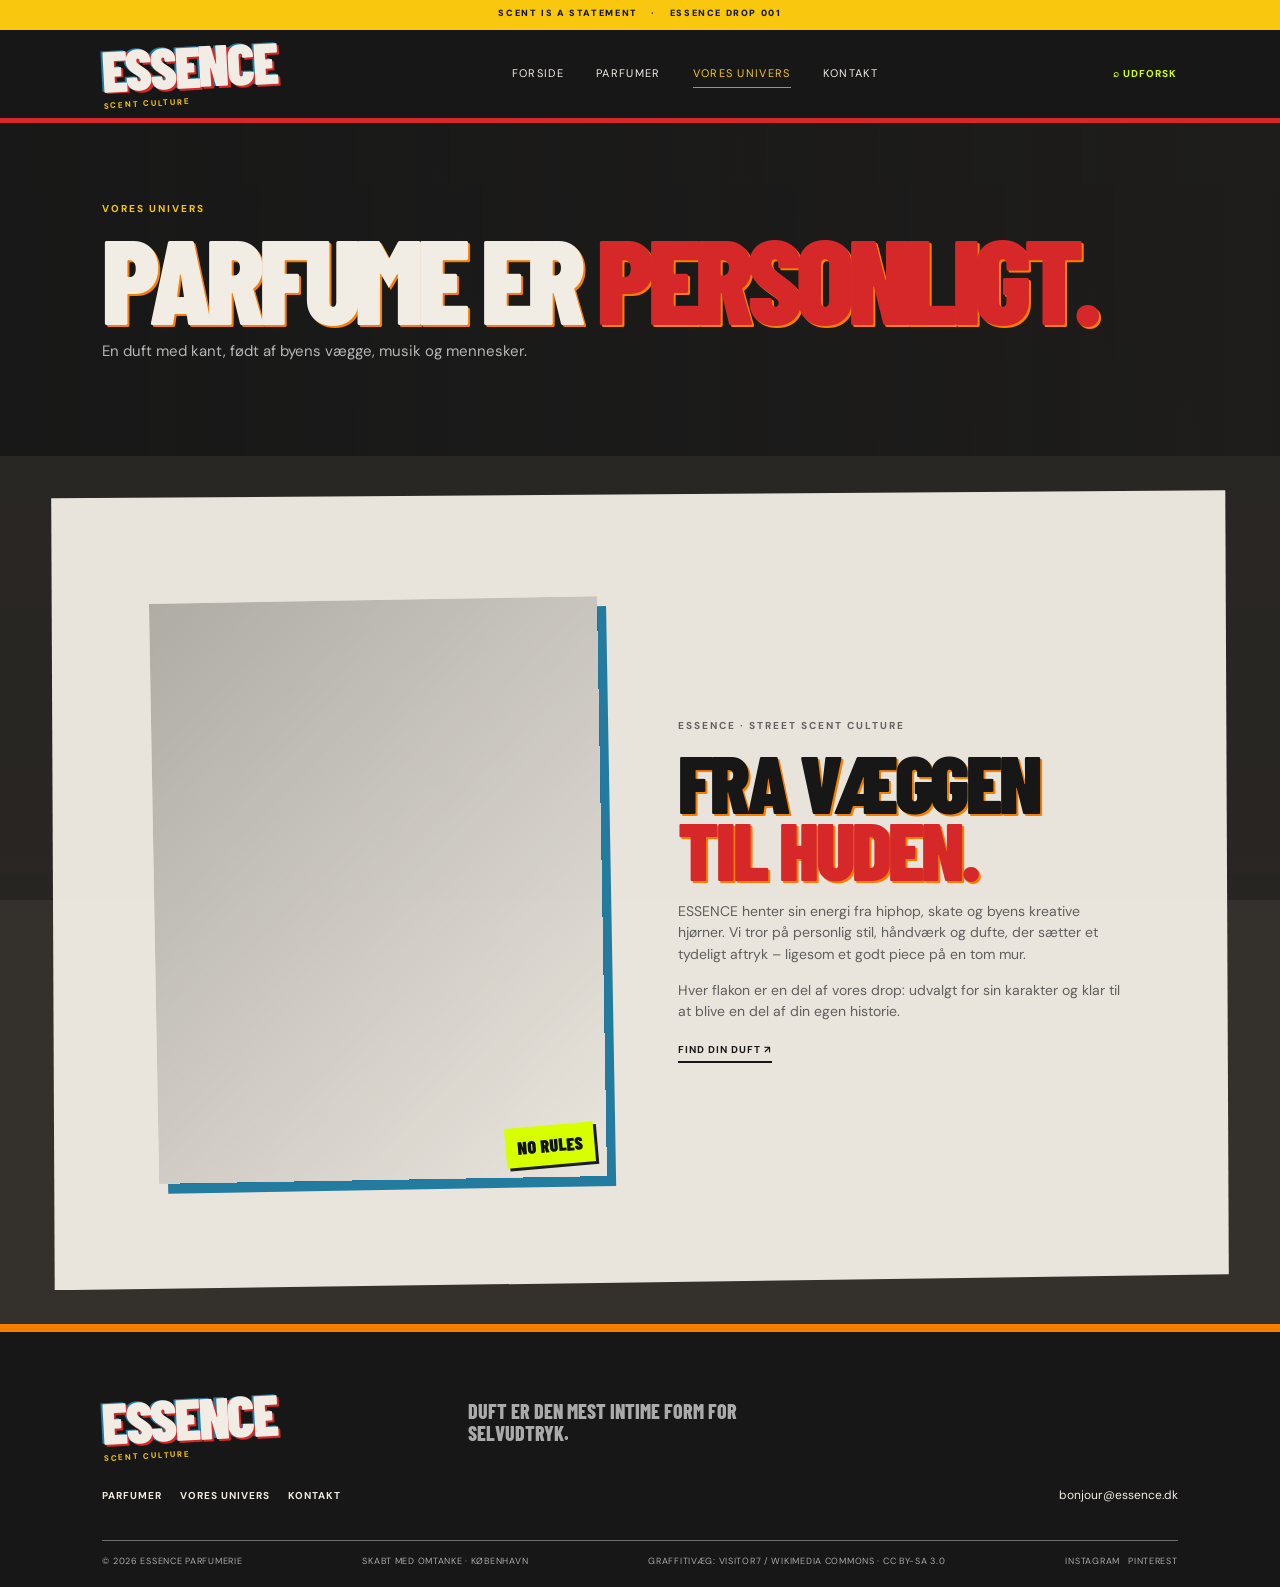
<file: about.html>
<!doctype html>
<html lang="da">
  <head>
    <meta charset="utf-8">
    <meta name="viewport" content="width=device-width, initial-scale=1">
    <meta name="description" content="Historien bag ESSENCE Parfumerie.">
    <title>
      Vores univers | ESSENCE
    </title>
    <link rel="preconnect" href="https://fonts.googleapis.com">
    <link rel="preconnect" href="https://fonts.gstatic.com" crossorigin>
    <link href="https://fonts.googleapis.com/css2?family=Barlow+Condensed:wght@500;600;700;800;900&family=DM+Sans:wght@400;500;600;700&display=swap" rel="stylesheet">
    <link rel="stylesheet" href="css/styles.css">
  </head>
  <body>
    <a class="skip-link" href="#main">
      Spring til indhold
    </a>
    <div class="announcement">
      SCENT IS A STATEMENT
      <span>
        ·
      </span>
      ESSENCE DROP 001
    </div>
    <header class="site-header">
      <a class="wordmark" href="index.html" aria-label="ESSENCE – forsiden">
        ESSENCE
        <span>
          SCENT CULTURE
        </span>
      </a>
      <nav class="main-nav" aria-label="Hovednavigation">
        <a href="index.html">
          Forside
        </a>
        <a href="products.html">
          Parfumer
        </a>
        <a class="current" aria-current="page" href="about.html">
          Vores univers
        </a>
        <a href="contact.html">
          Kontakt
        </a>
      </nav>
      <div class="header-actions">
        <a href="products.html">
          ⌕
          <span class="action-label">
            Udforsk
          </span>
        </a>
      </div>
    </header>
    <main id="main">
      <!-- Introduktion til ESSENCE. -->
      <section class="page-intro">
        <p class="eyebrow">
          VORES UNIVERS
        </p>
        <h1>
          Parfume er
          <em>
            personligt.
          </em>
        </h1>
        <p>
          En duft med kant, født af byens vægge, musik og mennesker.
        </p>
      </section>
      <!-- Brandfortælling. -->
      <section class="story section">
        <div class="story-image" role="img" aria-label="Parfumeflasker i blødt naturligt lys">
        </div>
        <div>
          <p class="eyebrow">
            ESSENCE · STREET SCENT CULTURE
          </p>
          <h2>
            Fra væggen
            <br>
            <em>
              til huden.
            </em>
          </h2>
          <p>
            ESSENCE henter sin energi fra hiphop, skate og byens kreative hjørner. Vi tror på personlig stil, håndværk og dufte, der sætter et tydeligt aftryk – ligesom et godt piece på en tom mur.
          </p>
          <p>
            Hver flakon er en del af vores drop: udvalgt for sin karakter og klar til at blive en del af din egen historie.
          </p>
          <a class="text-link" href="products.html">
            Find din duft ↗
          </a>
        </div>
      </section>
    </main>
    <footer class="site-footer">
      <div class="footer-top">
        <a class="wordmark" href="index.html">
          ESSENCE
          <span>
            SCENT CULTURE
          </span>
        </a>
        <p>
          Duft er den mest intime form for
          <br>
          selvudtryk.
        </p>
        <nav aria-label="Footer">
          <a href="products.html">
            Parfumer
          </a>
          <a href="about.html">
            Vores univers
          </a>
          <a href="contact.html">
            Kontakt
          </a>
        </nav>
        <a href="mailto:bonjour@essence.dk">
          bonjour@essence.dk
        </a>
      </div>
      <div class="footer-bottom">
        <span>
          © 2026 ESSENCE Parfumerie
        </span>
        <span>
          Skabt med omtanke · København
        </span>
        <span>
          Graffitivæg: Visitor7 / Wikimedia Commons ·
          <a href="https://creativecommons.org/licenses/by-sa/3.0/">
            CC BY-SA 3.0
          </a>
        </span>
        <span>
          Instagram&nbsp;&nbsp; Pinterest
        </span>
      </div>
    </footer>
  </body>
</html>
</file>
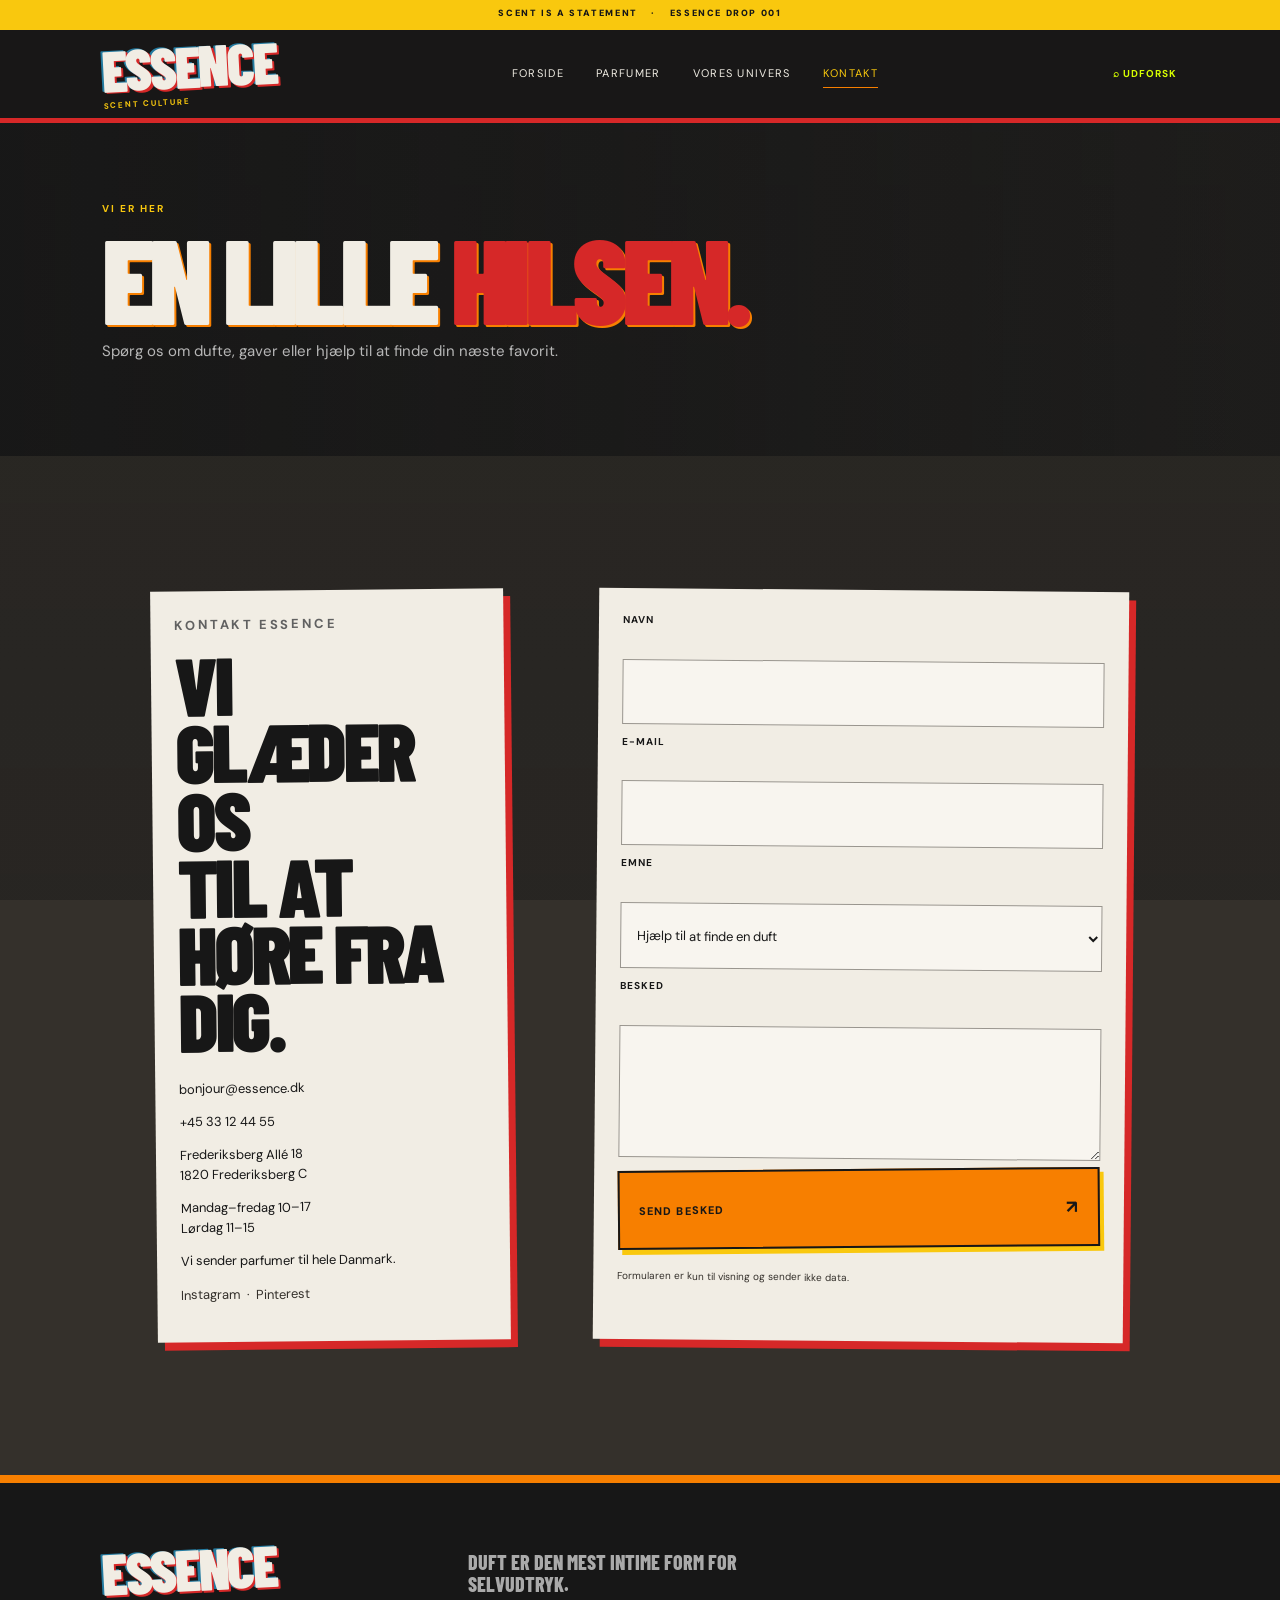
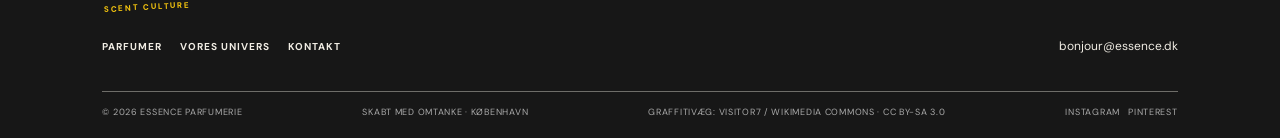
<file: contact.html>
<!doctype html>
<html lang="da">
  <head>
    <meta charset="utf-8">
    <meta name="viewport" content="width=device-width, initial-scale=1">
    <meta name="description" content="Kontakt ESSENCE Parfumerie.">
    <title>
      Kontakt | ESSENCE
    </title>
    <link rel="preconnect" href="https://fonts.googleapis.com">
    <link rel="preconnect" href="https://fonts.gstatic.com" crossorigin>
    <link href="https://fonts.googleapis.com/css2?family=Barlow+Condensed:wght@500;600;700;800;900&family=DM+Sans:wght@400;500;600;700&display=swap" rel="stylesheet">
    <link rel="stylesheet" href="css/styles.css">
  </head>
  <body>
    <a class="skip-link" href="#main">
      Spring til indhold
    </a>
    <div class="announcement">
      SCENT IS A STATEMENT
      <span>
        ·
      </span>
      ESSENCE DROP 001
    </div>
    <header class="site-header">
      <a class="wordmark" href="index.html" aria-label="ESSENCE – forsiden">
        ESSENCE
        <span>
          SCENT CULTURE
        </span>
      </a>
      <nav class="main-nav" aria-label="Hovednavigation">
        <a href="index.html">
          Forside
        </a>
        <a href="products.html">
          Parfumer
        </a>
        <a href="about.html">
          Vores univers
        </a>
        <a class="current" aria-current="page" href="contact.html">
          Kontakt
        </a>
      </nav>
      <div class="header-actions">
        <a href="products.html">
          ⌕
          <span class="action-label">
            Udforsk
          </span>
        </a>
      </div>
    </header>
    <main id="main">
      <!-- Kontaktintro. -->
      <section class="page-intro">
        <p class="eyebrow">
          VI ER HER
        </p>
        <h1>
          En lille
          <em>
            hilsen.
          </em>
        </h1>
        <p>
          Spørg os om dufte, gaver eller hjælp til at finde din næste favorit.
        </p>
      </section>
      <!-- Kontaktoplysninger og formular uden afsendelse. -->
      <section class="section contact-layout">
        <div class="contact-info">
          <p class="eyebrow">
            KONTAKT ESSENCE
          </p>
          <h2>
            Vi glæder os
            <br>
            til at høre fra dig.
          </h2>
          <p>
            <a href="mailto:bonjour@essence.dk">
              bonjour@essence.dk
            </a>
          </p>
          <p>
            <a href="tel:+4533124455">
              +45 33 12 44 55
            </a>
          </p>
          <p>
            Frederiksberg Allé 18
            <br>
            1820 Frederiksberg C
          </p>
          <p>
            Mandag–fredag 10–17
            <br>
            Lørdag 11–15
          </p>
          <p>
            Vi sender parfumer til hele Danmark.
          </p>
          <p class="fine-print">
            Instagram&nbsp; · &nbsp;Pinterest
          </p>
        </div>
        <form class="contact-form">
          <label for="name">
            Navn
          </label>
          <input id="name" name="name" autocomplete="name" required>
          <label for="email">
            E-mail
          </label>
          <input id="email" type="email" name="email" autocomplete="email" required>
          <label for="subject">
            Emne
          </label>
          <select id="subject" name="subject">
            <option>
              Hjælp til at finde en duft
            </option>
            <option>
              Spørgsmål til en ordre
            </option>
            <option>
              Gaveidé
            </option>
            <option>
              Andet
            </option>
          </select>
          <label for="message">
            Besked
          </label>
          <textarea id="message" name="message" rows="5" required>
          </textarea>
          <button class="button" type="button">
            Send besked
            <span>
              ↗
            </span>
          </button>
          <p class="fine-print">
            Formularen er kun til visning og sender ikke data.
          </p>
        </form>
      </section>
    </main>
    <footer class="site-footer">
      <div class="footer-top">
        <a class="wordmark" href="index.html">
          ESSENCE
          <span>
            SCENT CULTURE
          </span>
        </a>
        <p>
          Duft er den mest intime form for
          <br>
          selvudtryk.
        </p>
        <nav aria-label="Footer">
          <a href="products.html">
            Parfumer
          </a>
          <a href="about.html">
            Vores univers
          </a>
          <a href="contact.html">
            Kontakt
          </a>
        </nav>
        <a href="mailto:bonjour@essence.dk">
          bonjour@essence.dk
        </a>
      </div>
      <div class="footer-bottom">
        <span>
          © 2026 ESSENCE Parfumerie
        </span>
        <span>
          Skabt med omtanke · København
        </span>
        <span>
          Graffitivæg: Visitor7 / Wikimedia Commons ·
          <a href="https://creativecommons.org/licenses/by-sa/3.0/">
            CC BY-SA 3.0
          </a>
        </span>
        <span>
          Instagram&nbsp;&nbsp; Pinterest
        </span>
      </div>
    </footer>
  </body>
</html>
</file>
<file: css/styles.css>
/* ESSENCE / DROP 001 — urban fragrance culture */
:root {
  --black:#1c1c1c;
  --paper:#f1ede4;
  --lime:#a64232;
  --concrete:#99958e;
  --line:#393530;
  --gutter:6vw;
  --display:'Barlow Condensed','Arial Narrow',Impact,sans-serif;
  --body:'DM Sans',Arial,sans-serif
}
* {
  box-sizing:border-box
}
html {
  scroll-behavior:smooth
}
body {
  margin:0;
  background:var(--paper);
  color:var(--black);
  font:15px/1.55 var(--body);
  overflow-x:hidden
}
a {
  color:inherit;
  text-decoration:none
}
a:hover {
  color:var(--black)
}
:focus-visible {
  outline:3px solid #a64232;
  outline-offset:4px
}
.skip-link {
  position:absolute;
  left:-9999px
}
.skip-link:focus {
  left:1rem;
  top:1rem;
  background:var(--lime);
  padding:1rem;
  z-index:20
}
.announcement {
  height:30px;
  text-align:center;
  background:var(--lime);
  color:var(--black);
  font-size:9px;
  font-weight:700;
  letter-spacing:.18em;
  padding:7px;
  text-transform:uppercase
}
.announcement span {
  padding:0 10px
}
.site-header {
  min-height:80px;
  display:flex;
  align-items:center;
  justify-content:space-between;
  gap:20px;
  padding:12px var(--gutter);
  background:var(--black);
  color:var(--paper);
  border-bottom:1px solid #ffffff24
}
.wordmark {
  font:900 35px/.8 var(--display);
  letter-spacing:-.04em;
  color:var(--paper)
}
.wordmark span {
  display:block;
  color:var(--lime);
  font:700 8px var(--body);
  letter-spacing:.22em;
  margin-top:8px
}
.main-nav {
  position:absolute;
  top:110px;
  left:0;
  right:0;
  z-index:5;
  display:flex;
  justify-content:center;
  gap:clamp(12px,4vw,40px);
  padding:12px 8px;
  background:var(--black);
  font-size:10px;
  text-transform:uppercase;
  letter-spacing:.12em
}
.main-nav a {
  color:var(--paper);
  padding:5px 0;
  border-bottom:1px solid transparent
}
.main-nav a:hover,.main-nav .current {
  color:var(--lime);
  border-color:var(--lime)
}
.header-actions {
  font-size:10px;
  font-weight:700;
  letter-spacing:.1em;
  text-transform:uppercase
}
.header-actions a {
  color:var(--lime)
}
.hero {
  min-height:0;
  display:grid;
  grid-template-columns:1fr;
  background:var(--black);
  color:var(--paper);
  padding-top:42px
}
.hero-copy {
  position:relative;
  z-index:1;
  padding:48px var(--gutter) 55px;
  display:flex;
  align-items:flex-start;
  flex-direction:column;
  justify-content:center
}
.eyebrow {
  font-size:10px;
  font-weight:700;
  letter-spacing:.2em;
  color:#616161;
  margin:0 0 15px;
  text-transform:uppercase
}
.hero .eyebrow {
  color:var(--lime)
}
.hero h1,.page-intro h1 {
  font:900 clamp(76px,17vw,160px)/.76 var(--display);
  letter-spacing:-.055em;
  margin:0 0 24px;
  text-transform:uppercase
}
.hero h1 span {
  color:var(--lime)
}
.hero-kicker {
  font-size:clamp(15px,3vw,23px);
  font-weight:800;
  letter-spacing:.08em;
  color:var(--lime)
}
.hero-description {
  max-width:350px;
  color:#b9b9b9;
  font-size:13px
}
.button {
  display:inline-flex;
  align-items:center;
  justify-content:space-between;
  gap:30px;
  background:var(--lime);
  color:var(--black);
  padding:15px 19px;
  border:2px solid var(--lime);
  font:800 11px var(--body);
  letter-spacing:.1em;
  text-transform:uppercase;
  cursor:pointer;
  transition:transform .2s,box-shadow .2s
}
.button:hover {
  color:var(--black);
  transform:translate(-3px,-3px);
  box-shadow:5px 5px 0 var(--paper)
}
.button span {
  font-size:18px
}
.hero-note {
  margin-top:32px;
  color:#888;
  font-size:9px;
  letter-spacing:.15em;
  text-transform:uppercase
}
.hero-image {
  min-height:440px;
  position:relative;
  background:linear-gradient(0deg,#1119,#1110 55%),url('https://images.unsplash.com/photo-1594035910387-fea47794261f?auto=format&fit=crop&w=1400&q=90') center 48%/cover
}
.hero-image:before {
  content:'';
  position:absolute;
  inset:10px;
  border:1px solid #f2f0ea6b;
  pointer-events:none
}
.hero-image:after {
  content:'ESSENCE';
  position:absolute;
  right:-4px;
  top:40%;
  font:900 clamp(48px,12vw,130px)/.8 var(--display);
  color:#c6ff00b3;
  writing-mode:vertical-rl;
  transform:rotate(180deg);
  letter-spacing:-.06em
}
.image-caption {
  position:absolute;
  bottom:24px;
  left:20px;
  color:white;
  font:700 9px var(--body);
  letter-spacing:.2em
}
.hero-sticker {
  position:absolute;
  left:20px;
  top:20px;
  display:grid;
  place-content:center;
  width:76px;
  height:76px;
  border-radius:50%;
  background:var(--lime);
  color:var(--paper);
  font:900 13px/.95 var(--display);
  text-align:center;
  transform:rotate(-12deg);
  box-shadow:4px 5px 0 #1c1c1c
}
.section {
  padding:75px var(--gutter)
}
.section-heading {
  display:flex;
  justify-content:space-between;
  align-items:end;
  margin-bottom:28px;
  gap:18px
}
.section-heading h2,h2 {
  font:900 clamp(42px,9vw,82px)/.82 var(--display);
  letter-spacing:-.04em;
  margin:0 0 18px;
  text-transform:uppercase
}
.section-heading h2 em,.story h2 em,.page-intro h1 em {
  font-style:normal;
  color:var(--lime)
}
.section-heading .eyebrow {
  color:#777
}
.text-link {
  display:inline-block;
  border:0;
  border-bottom:2px solid var(--black);
  padding:5px 0;
  font:700 10px var(--body);
  letter-spacing:.1em;
  text-transform:uppercase
}
.text-link:hover {
  border-color:var(--lime);
  box-shadow:0 2px var(--lime)
}
.product-grid {
  display:grid;
  grid-template-columns:1fr;
  gap:30px
}
.product-card {
  position:relative;
  min-width:0
}
.product-card:nth-child(2) {
  transform:none
}
.product-image {
  display:block;
  position:relative;
  overflow:hidden;
  background:#dedbd3;
  aspect-ratio:.86
}
.product-image:after {
  content:'';
  position:absolute;
  inset:0;
  border:0 solid var(--lime);
  transition:border-width .2s;
  pointer-events:none
}
.product-image img {
  width:100%;
  height:100%;
  display:block;
  object-fit:cover;
  filter:saturate(.78);
  transition:transform .5s,filter .4s
}
.product-image:hover img {
  transform:scale(1.045) rotate(-1deg);
  filter:saturate(1.1)
}
.product-image:hover:after {
  border-width:5px
}
.image-index {
  position:absolute;
  z-index:1;
  top:12px;
  left:12px;
  color:var(--black);
  background:var(--lime);
  font-size:9px;
  font-weight:800;
  padding:6px 9px;
  letter-spacing:.12em
}
.product-meta {
  display:flex;
  justify-content:space-between;
  align-items:center;
  padding-top:13px;
  gap:10px
}
.product-meta .eyebrow {
  margin:0;
  color:#737373;
  font-size:8px
}
.product-meta h3 {
  font:800 27px/.95 var(--display);
  text-transform:uppercase;
  margin:5px 0
}
.product-meta>span {
  font-size:12px;
  font-weight:700;
  white-space:nowrap
}
.product-desc {
  font-size:12px;
  color:#646464;
  margin:8px 0
}
.category-band {
  text-align:left;
  background:var(--lime);
  padding:60px var(--gutter);
  position:relative;
  overflow:hidden
}
.category-band:after {
  content:'SCENT';
  position:absolute;
  right:-12px;
  bottom:-55px;
  font:900 clamp(100px,27vw,300px)/.8 var(--display);
  color:#1110;
  -webkit-text-stroke:2px #1112;
  pointer-events:none
}
.category-band .eyebrow {
  color:#343434
}
.category-band h2 {
  position:relative;
  z-index:1
}
.category-links {
  position:relative;
  z-index:1;
  display:grid;
  grid-template-columns:1fr;
  gap:0;
  margin-top:25px;
  border-top:1px solid #1115
}
.category-links a {
  background:transparent;
  border-bottom:1px solid #1115;
  padding:14px 3px;
  display:flex;
  justify-content:space-between;
  font:800 27px var(--display);
  text-transform:uppercase;
  transition:padding .2s
}
.category-links a:hover {
  padding-left:13px;
  color:var(--black)
}
.story {
  display:grid;
  grid-template-columns:1fr;
  gap:30px;
  align-items:center;
  background:var(--paper)
}
.story-image {
  min-height:330px;
  background:linear-gradient(135deg,#1114,#1110),url('https://images.unsplash.com/photo-1595425970377-c9703cf48b6d?auto=format&fit=crop&w=1100&q=85') center/cover;
  position:relative
}
.story-image:after {
  content:'NO RULES';
  position:absolute;
  bottom:12px;
  right:12px;
  background:var(--lime);
  padding:9px 12px;
  font:900 18px var(--display);
  transform:rotate(-4deg)
}
.story h2 {
  max-width:600px
}
.story p:not(.eyebrow) {
  max-width:480px;
  color:#5f5f5f;
  font-size:14px
}
.site-footer {
  background:var(--black);
  color:var(--paper);
  padding:48px var(--gutter) 18px;
  border-top:5px solid var(--lime);
  position:relative;
  overflow:hidden
}
.footer-top {
  display:grid;
  gap:22px
}
.footer-top .wordmark {
  font-size:58px
}
.footer-top>p {
  color:#aaa;
  font:800 20px/1.1 var(--display);
  text-transform:uppercase
}
.footer-top nav {
  display:flex;
  gap:18px;
  flex-wrap:wrap;
  font-size:10px;
  font-weight:700;
  letter-spacing:.1em;
  text-transform:uppercase
}
.footer-top nav a:hover,.footer-top>a:last-child:hover {
  color:var(--lime)
}
.footer-top>a:last-child {
  font-size:12px
}
.footer-bottom {
  border-top:1px solid #ffffff30;
  margin-top:35px;
  padding-top:14px;
  display:flex;
  justify-content:space-between;
  gap:10px;
  flex-wrap:wrap;
  color:#aaa;
  font-size:9px;
  letter-spacing:.08em;
  text-transform:uppercase
}
.page-intro {
  text-align:left;
  background:var(--black);
  color:var(--paper);
  padding:72px var(--gutter) 50px
}
.page-intro .eyebrow {
  color:var(--lime)
}
.page-intro h1 {
  font-size:clamp(64px,13vw,120px);
  margin:0 0 17px
}
.page-intro>p:last-child {
  color:#b7b7b7
}
.catalog {
  padding-top:28px
}
.contact-layout {
  display:grid;
  grid-template-columns:1fr;
  gap:35px
}
.contact-info h2 {
  margin-bottom:25px
}
.contact-info p {
  font-size:13px
}
.contact-info a:hover {
  background:var(--lime);
  color:var(--black)
}
.contact-form {
  display:grid;
  gap:10px
}
.contact-form label {
  font-size:10px;
  font-weight:700;
  letter-spacing:.1em;
  text-transform:uppercase
}
.contact-form input,.contact-form select,.contact-form textarea {
  width:100%;
  border:1px solid #aaa;
  background:transparent;
  padding:12px;
  font:13px var(--body);
  color:var(--black);
  min-height:44px
}
.contact-form :focus-visible {
  outline:2px solid var(--black);
  border-color:var(--black)
}
.fine-print {
  font-size:10px;
  color:#777;
  margin-top:12px
}
@media(min-width:650px) {
  .site-header {
    min-height:92px
  }
  .main-nav {
    position:static;
    display:flex;
    gap:clamp(14px,3vw,32px);
    padding:0;
    background:none;
    font-size:11px
  }
  .header-actions {
    min-width:65px
  }
  .hero {
    grid-template-columns:1.02fr .98fr;
    padding-top:0;
    min-height:620px
  }
  .hero-copy {
    padding:70px 2vw 70px var(--gutter)
  }
  .hero-image {
    min-height:620px
  }
  .product-grid {
    grid-template-columns:repeat(2,minmax(0,1fr));
    gap:38px 24px
  }
  .product-card:nth-child(2) {
    transform:translateY(38px)
  }
  .featured {
    padding-bottom:115px
  }
  .story {
    grid-template-columns:1fr 1fr;
    gap:6vw
  }
  .story-image {
    min-height:460px
  }
  .category-links {
    grid-template-columns:repeat(3,1fr);
    border-bottom:1px solid #1115
  }
  .category-links a {
    border-right:1px solid #1115;
    padding:20px
  }
  .category-links a:hover {
    padding-left:20px;
    padding-top:28px
  }
  .footer-top {
    grid-template-columns:1fr 1fr 1fr;
    align-items:center
  }
  .footer-top>p {
    grid-column:2
  }
  .footer-top nav {
    grid-column:1 / 3
  }
  .footer-top>a:last-child {
    grid-column:3;
    grid-row:2;
    text-align:right
  }
  .contact-layout {
    grid-template-columns:.8fr 1.2fr;
    gap:7vw
  }

}
@media(min-width:1000px) {
  :root {
    --gutter:8vw
  }
  .hero {
    min-height:720px;
    grid-template-columns:1.1fr .9fr
  }
  .hero-image {
    min-height:720px
  }
  .hero h1 {
    font-size:clamp(150px,18vw,245px)
  }
  .product-grid {
    grid-template-columns:repeat(3,minmax(0,1fr));
    gap:45px 30px
  }
  .product-card:nth-child(2) {
    transform:translateY(55px)
  }
  .featured {
    padding-bottom:155px
  }
  .section {
    padding-top:110px;
    padding-bottom:110px
  }
  .story-image {
    min-height:580px
  }
  .page-intro {
    padding-top:95px
  }

}
@media(prefers-reduced-motion:reduce) {
  *,*::before,*::after {
    scroll-behavior:auto!important;
    transition:none!important
  }

}
/* Urban print treatment: warm ink, pasted-paper layers and restrained marks. */
body {
  background-color:var(--paper);
  background-image:radial-gradient(#1c1c1c0c .7px,transparent .7px);
  background-size:5px 5px
}
.announcement {
  background:var(--black);
  color:var(--paper);
  border-bottom:3px solid var(--lime)
}
.site-header {
  border-bottom:1px solid #f1ede433
}
.wordmark span,.main-nav a:hover,.main-nav .current,.header-actions a {
  color:#c7775e
}
.main-nav a:hover,.main-nav .current {
  border-color:#c7775e
}
.hero {
  background:#1c1c1c;
  color:var(--paper);
  position:relative
}
.hero:before {
  content:"";
  position:absolute;
  inset:0;
  pointer-events:none;
  opacity:.13;
  background-image:repeating-linear-gradient(0deg,transparent 0 4px,#f1ede4 5px,transparent 6px)
}
.hero-copy {
  z-index:1
}
.hero h1 span {
  color:#c7775e
}
.hero .eyebrow,.hero-kicker {
  color:#c7775e
}
.hero-image {
  background-image:linear-gradient(0deg,#1c1c1c70,#1c1c1c05 55%),url('https://images.unsplash.com/photo-1594035910387-fea47794261f?auto=format&fit=crop&w=1400&q=90');
  filter:saturate(.72)
}
.hero-image:before {
  inset:12px;
  border:1px solid #f1ede47a
}
.hero-image:after {
  color:#f1ede4a8;
  text-shadow:3px 3px 0 #a64232
}
.button {
  background:var(--lime);
  border-color:var(--lime);
  color:var(--paper);
  box-shadow:4px 4px 0 #f1ede4
}
.button:hover {
  box-shadow:7px 7px 0 #73765a
}
.hero-sticker {
  background:#73765a;
  color:#f1ede4;
  border-radius:2px;
  clip-path:polygon(4% 0,96% 4%,100% 95%,3% 100%)
}
.section-heading h2 em,.story h2 em,.page-intro h1 em {
  color:var(--lime)
}
.product-image {
  background:#d7d0c4;
  box-shadow:5px 6px 0 #1c1c1c18
}
.product-image:after {
  border-color:var(--lime)
}
.product-image img {
  filter:saturate(.72) contrast(1.02)
}
.image-index {
  background:#73765a;
  color:#fff
}
.product-card:nth-child(2) .image-index {
  background:#a64232
}
.product-meta h3 {
  letter-spacing:-.025em
}
.category-band {
  background:#73765a;
  color:#f1ede4
}
.category-band .eyebrow {
  color:#eee8db
}
.category-links {
  border-color:#f1ede455
}
.category-links a {
  border-color:#f1ede455
}
.category-band:after {
  -webkit-text-stroke:2px #f1ede42a
}
.story-image {
  box-shadow:8px 8px 0 #a64232
}
.story-image:after {
  background:#a64232;
  color:#f1ede4;
  box-shadow:3px 3px 0 #1c1c1c
}
.site-footer {
  border-top:5px solid #a64232
}
.page-intro {
  background:#1c1c1c
}
.page-intro .eyebrow {
  color:#c7775e
}
.contact-form input,.contact-form select,.contact-form textarea {
  background:#f8f5ef;
  border-color:#99958e
}
.contact-form :focus-visible {
  outline-color:#a64232;
  border-color:#a64232
}
@media(min-width:650px) {
  .product-card:nth-child(2) {
    transform:translateY(38px) rotate(1deg)
  }
  .product-card:nth-child(3) {
    transform:translateY(-12px) rotate(-.6deg)
  }

}
/* Graffiti-inspireret duftunivers med tydelige navne på produktbillederne. */
:root {
  --black:#111217;
  --paper:#f5f1e8;
  --lime:#d7ff00;
  --concrete:#8f929b;
  --line:#353640
}
.announcement {
  background:#d7ff00;
  color:#111217;
  border:0;
  font-weight:900
}
.wordmark span,.main-nav a:hover,.main-nav .current,.header-actions a,.hero h1 span,.hero .eyebrow,.hero-kicker,.page-intro .eyebrow {
  color:#d7ff00
}
.main-nav a:hover,.main-nav .current {
  border-color:#d7ff00
}
.button {
  background:#d7ff00;
  border-color:#d7ff00;
  color:#111217;
  box-shadow:5px 5px 0 #ff4e9b
}
.button:hover {
  color:#111217;
  box-shadow:7px 7px 0 #ff4e9b
}
.hero-image:after {
  color:#d7ff00b8;
  text-shadow:4px 4px 0 #ff4e9b
}
.hero-sticker {
  background:#ff4e9b;
  color:#111217;
  clip-path:polygon(8% 0,92% 6%,100% 88%,87% 100%,2% 92%,0 14%);
  border-radius:0
}
.product-image {
  box-shadow:6px 6px 0 #d7ff00
}
.product-image-name {
  position:absolute;
  z-index:2;
  left:12px;
  bottom:14px;
  max-width:88%;
  padding:5px 10px 3px;
  background:#d7ff00;
  color:#111217;
  font:900 clamp(22px,4vw,38px)/.86 var(--display);
  letter-spacing:-.025em;
  transform:rotate(-4deg);
  text-shadow:2px 2px 0 #ff4e9b
}
.product-card:nth-child(2) .product-image-name {
  background:#ff4e9b;
  text-shadow:2px 2px 0 #d7ff00;
  transform:rotate(3deg)
}
.product-card:nth-child(3) .product-image-name {
  background:#111217;
  color:#f5f1e8;
  text-shadow:2px 2px 0 #ff4e9b;
  transform:rotate(-2deg)
}
.product-card:nth-child(4) .product-image-name {
  background:#ff4e9b;
  color:#111217;
  text-shadow:2px 2px 0 #d7ff00
}
.image-index {
  background:#d7ff00;
  color:#111217
}
.category-band {
  background:#ff4e9b;
  color:#111217
}
.category-band .eyebrow {
  color:#111217
}
.story-image {
  box-shadow:8px 8px 0 #d7ff00
}
.story-image:after {
  background:#d7ff00;
  color:#111217
}
.site-footer {
  border-color:#d7ff00
}
.contact-form :focus-visible {
  outline-color:#ff4e9b;
  border-color:#ff4e9b
}
/* Graffiti wall campaign layer — full photographic wall, never a tiled texture. */
:root {
  --black:#171717;
  --paper:#f1ede4;
  --lime:#d62828;
  --concrete:#777;
  --line:#444;
  --spray-blue:#247ba0;
  --spray-orange:#f77f00;
  --spray-yellow:#f9c80e
}
body {
  background:#34302b url('https://commons.wikimedia.org/wiki/Special:FilePath/Graffiti_on_a_Brick_Wall.jpg') center top/cover fixed no-repeat;
  color:#171717
}
body:before {
  content:"";
  position:fixed;
  inset:0;
  z-index:-1;
  background:linear-gradient(#17171757,#17171768);
  pointer-events:none
}
.announcement {
  background:#f9c80e;
  color:#171717;
  border:0;
  font-weight:900
}
.site-header {
  background:#171717ed;
  border-bottom:5px solid #d62828
}
.wordmark {
  font-size:clamp(38px,5vw,58px);
  color:#f1ede4;
  text-shadow:2px 2px #d62828,-2px -1px #247ba0;
  transform:rotate(-3deg)
}
.wordmark span {
  color:#f9c80e;
  text-shadow:none
}
.main-nav a:hover,.main-nav .current {
  color:#f9c80e;
  border-color:#f77f00
}
.hero {
  background:linear-gradient(90deg,#171717eF 0%,#171717c9 54%,#17171725 100%),url('https://commons.wikimedia.org/wiki/Special:FilePath/Graffiti_on_a_Brick_Wall.jpg') center/cover;
  color:#f1ede4;
  min-height:670px;
  padding:0
}
.hero:before {
  inset:0;
  opacity:.36;
  background:linear-gradient(112deg,transparent 44%,#d6282845 45%,transparent 59%),linear-gradient(30deg,transparent 35%,#247ba044 36%,transparent 56%)
}
.hero-copy {
  padding:60px var(--gutter);
  background:#171717bd;
  max-width:720px;
  clip-path:polygon(0 2%,98% 0,100% 96%,2% 100%)
}
.hero h1 {
  font-size:clamp(76px,13vw,154px);
  text-shadow:4px 4px #d62828,-2px -2px #247ba0;
  transform:rotate(-2deg)
}
.hero h1 span {
  color:#f9c80e
}
.hero-kicker {
  font:900 clamp(18px,3vw,28px) var(--display);
  color:#f77f00;
  transform:rotate(-2deg)
}
.hero-image {
  background-image:linear-gradient(#17171732,#17171732),url('https://images.unsplash.com/photo-1594035910387-fea47794261f?auto=format&fit=crop&w=1400&q=90');
  filter:saturate(.82);
  min-height:420px
}
.hero-image:after {
  content:'ESSENCE';
  color:#f9c80e;
  text-shadow:4px 4px #d62828,-2px -2px #247ba0;
  font-style:italic
}
.hero-sticker {
  width:116px;
  height:92px;
  left:auto;
  right:15px;
  top:20px;
  background:#f9c80e;
  color:#171717;
  transform:rotate(9deg);
  font-size:18px;
  box-shadow:5px 6px 0 #d62828
}
.button {
  background:#f77f00;
  border-color:#171717;
  color:#171717;
  box-shadow:4px 5px 0 #f9c80e;
  transform:rotate(-1deg)
}
.button:hover {
  color:#171717;
  box-shadow:7px 8px 0 #247ba0
}
.section {
  background:#f1ede4f5;
  margin:24px 2.5vw;
  padding-left:var(--gutter);
  padding-right:var(--gutter);
  box-shadow:8px 10px 0 #1717178c;
  clip-path:polygon(0 1%,99.7% 0,100% 98%,.3% 100%)
}
.section-heading h2,.story h2,.page-intro h1 {
  text-shadow:2px 2px #f77f00
}
.section-heading h2 em,.story h2 em,.page-intro h1 em {
  color:#d62828
}
.product-grid {
  gap:34px 26px
}
.product-card {
  background:#f1ede4;
  padding:12px 12px 16px;
  box-shadow:5px 7px 0 #171717a8;
  clip-path:polygon(0 1%,99% 0,100% 98%,1% 100%)
}
.product-card:nth-child(odd) {
  transform:rotate(-1.2deg)
}
.product-card:nth-child(even) {
  transform:rotate(1.5deg)
}
.product-card:nth-child(2) {
  background:#f1ede4
}
.product-image {
  box-shadow:none;
  aspect-ratio:.88;
  background:#777
}
.product-image:after {
  border:5px solid #f9c80e;
  clip-path:polygon(0 0,98% 2%,100% 100%,2% 98%)
}
.product-image img {
  filter:saturate(.88) contrast(1.06)
}
.image-index {
  top:10px;
  left:auto;
  right:9px;
  background:#d62828;
  color:white;
  transform:rotate(5deg);
  font-size:9px
}
.product-image-name {
  position:absolute;
  z-index:2;
  left:12px;
  bottom:12px;
  color:#f1ede4;
  background:#171717db;
  padding:8px 10px;
  font:900 23px/.85 var(--display);
  transform:rotate(-3deg);
  text-shadow:2px 2px #d62828
}
.product-meta h3 {
  font-size:30px
}
.product-desc,.fine-print {
  color:#34302b
}
.category-band {
  margin:24px 2.5vw;
  background:#d62828;
  color:#f1ede4;
  clip-path:polygon(1% 0,100% 2%,99% 100%,0 97%)
}
.category-band:after {
  color:transparent;
  -webkit-text-stroke:2px #f1ede457
}
.story-image {
  box-shadow:9px 10px 0 #247ba0;
  transform:rotate(-1deg)
}
.page-intro {
  background:linear-gradient(90deg,#171717eF,#1717179e),url('https://commons.wikimedia.org/wiki/Special:FilePath/Graffiti_on_a_Brick_Wall.jpg') center/cover;
  padding:78px var(--gutter)
}
.page-intro .eyebrow {
  color:#f9c80e
}
.catalog {
  background:transparent;
  box-shadow:none;
  clip-path:none
}
.catalog .product-card {
  margin-bottom:10px
}
.contact-layout {
  background:transparent;
  box-shadow:none;
  clip-path:none
}
.contact-info,.contact-form {
  background:#f1ede4;
  padding:24px;
  box-shadow:7px 8px 0 #d62828;
  transform:rotate(-.6deg)
}
.contact-form {
  transform:rotate(.5deg)
}
.site-footer {
  background:#171717;
  color:#f1ede4;
  border-top:8px solid #f77f00
}
.footer-top .wordmark {
  display:inline-block
}
.footer-bottom {
  border-color:#f1ede466
}
@media(min-width:650px) {
  .hero {
    grid-template-columns:1.05fr .95fr
  }
  .hero-copy {
    margin:42px 0 42px 3vw
  }
  .product-card:nth-child(2) {
    transform:rotate(1.4deg) translateY(18px)
  }
  .product-card:nth-child(3) {
    transform:rotate(-1deg) translateY(-8px)
  }

}
@media(min-width:1000px) {
  .hero {
    min-height:760px
  }
  .hero-copy {
    padding:70px 3vw
  }
  .section {
    margin:34px 4vw
  }
  .catalog {
    margin:20px 0;
    background:transparent
  }
  .contact-layout {
    margin:24px 4vw
  }
  .product-grid {
    gap:42px 32px
  }

}
@media(max-width:649px) {
  body {
    background-attachment:scroll
  }
  .hero {
    padding-top:20px
  }
  .hero-copy {
    margin:12px;
    padding:38px 7vw
  }
  .hero-image {
    min-height:370px
  }
  .section {
    margin:14px 3vw;
    padding-top:50px;
    padding-bottom:50px
  }

}
</file>
